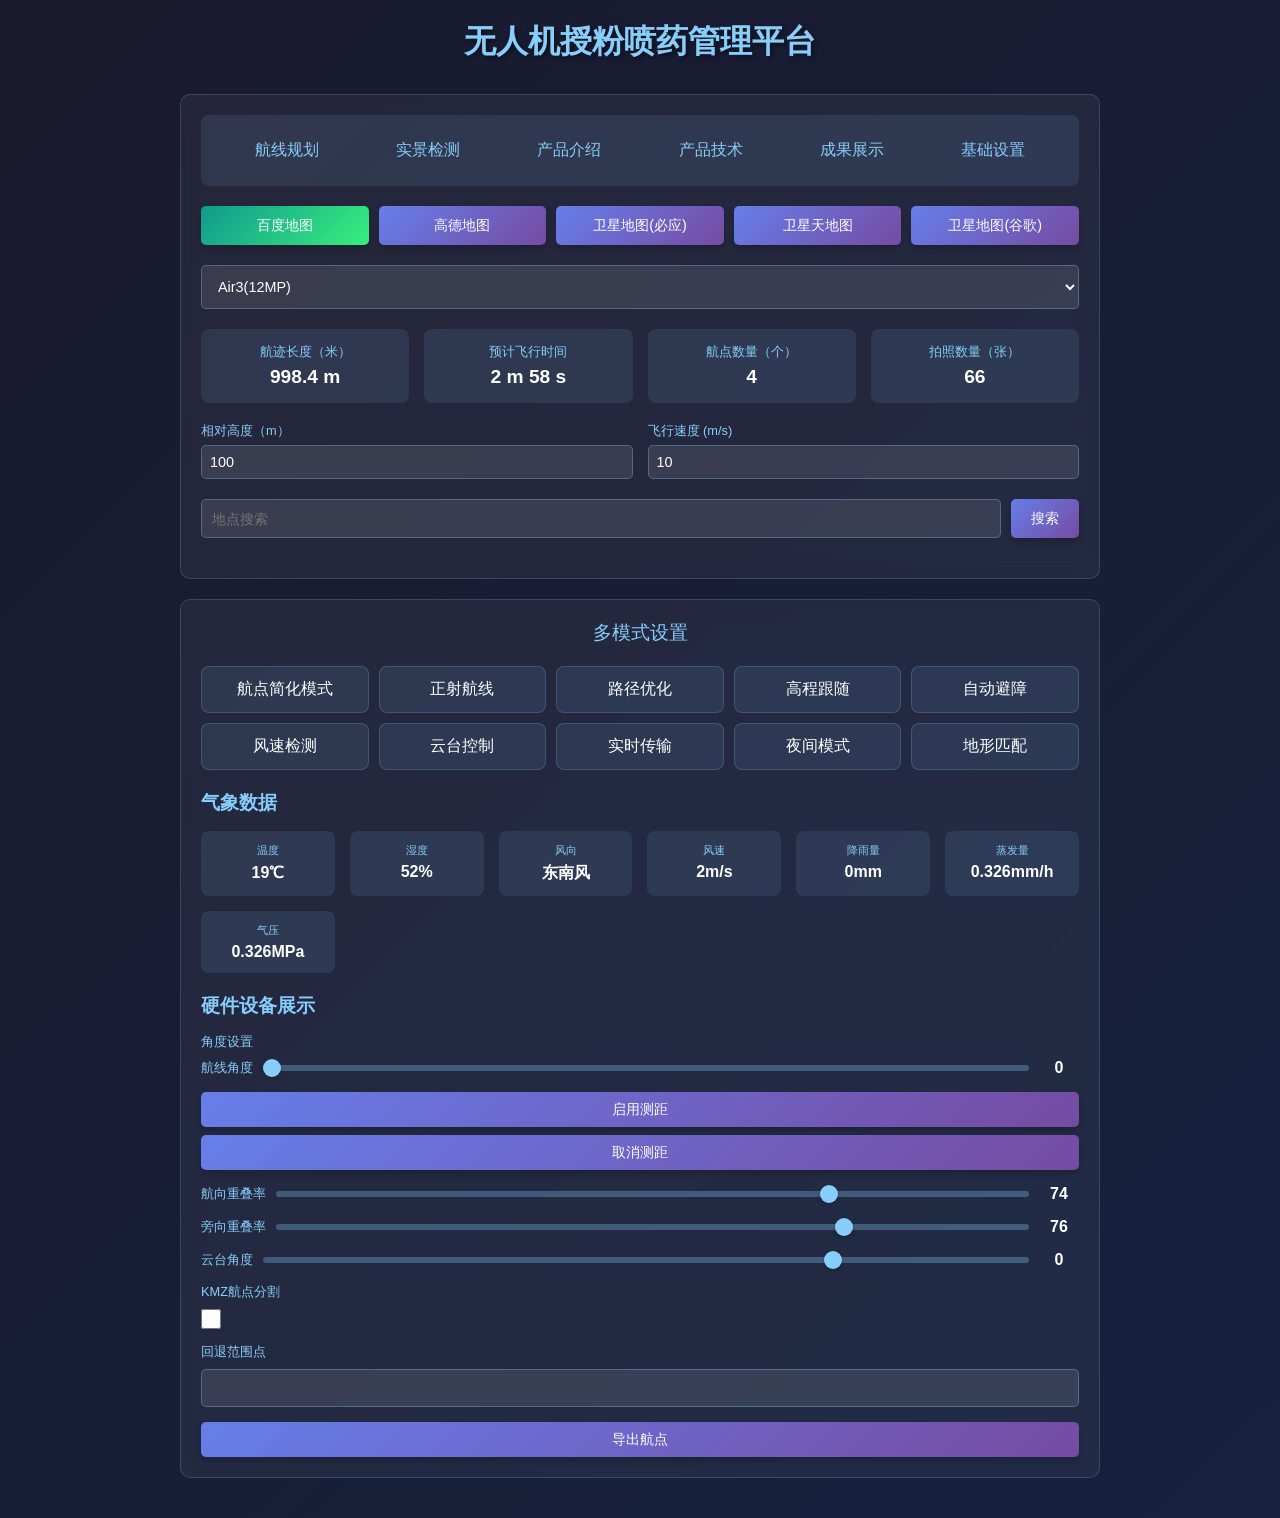
<file: index.html>
<!DOCTYPE html>
<html lang="zh-CN">
<head>
    <meta charset="UTF-8">
    <meta name="viewport" content="width=device-width, initial-scale=1.0">
    <title>无人机授粉喷药管理平台</title>
    <link rel="stylesheet" href="CSS/new_index.css">
</head>
<body>
    <div class="centerBox">
        <div class="boxFont">无人机授粉喷药管理平台</div>
        
        <div class="centerMainBox1">
            <nav>
                <ul>
                    <li>航线规划</li>
                    <li>实景检测</li>
                    <li>产品介绍</li>
                    <li>产品技术</li>
                    <li>成果展示</li>
                    <li>基础设置</li>
                </ul>
            </nav>
            
            <div class="map-selector">
                <button class="selected">百度地图</button>
                <button>高德地图</button>
                <button>卫星地图(必应)</button>
                <button>卫星天地图</button>
                <button>卫星地图(谷歌)</button>
            </div>
            
            <div class="hardware-selector">
                <select>
                    <option>Air3(12MP)</option>
                    <option>Air3(48MP)中长焦</option>
                    <option>站点 3</option>
                    <option>Air3S(12MP)</option>
                    <option>Air3S(50MP)</option>
                    <option>Mavic3Pro(20MP)</option>
                    <option>Mini4Pro(12MP)</option>
                    <option>Mini4Pro(48MP)</option>
                    <option>Mavic 3E</option>
                    <option>Matrice 4E</option>
                    <option>Mavic3E长焦(12MP)</option>
                    <option>Air2(12MP)</option>
                </select>
            </div>
            
            <div class="route-info">
                <div class="info-item">
                    <label>航迹长度（米）</label>
                    <span>998.4 m</span>
                </div>
                <div class="info-item">
                    <label>预计飞行时间</label>
                    <span>2 m 58 s</span>
                </div>
                <div class="info-item">
                    <label>航点数量（个）</label>
                    <span>4</span>
                </div>
                <div class="info-item">
                    <label>拍照数量（张）</label>
                    <span>66</span>
                </div>
            </div>
            
            <div class="flight-params">
                <div class="param-item">
                    <label>相对高度（m）</label>
                    <input type="number" value="100">
                </div>
                <div class="param-item">
                    <label>飞行速度 (m/s)</label>
                    <input type="number" value="10">
                </div>
            </div>
            
            <div class="search-section">
                <input type="text" placeholder="地点搜索">
                <button>搜索</button>
            </div>
        </div>
        
        <div class="centerMainBox2">
            <div class="first_border"></div>
            <div class="boxTitle2">多模式设置</div>
            
            <div class="options-grid">
                <div class="option-item" onclick="toggleOption(event)">航点简化模式</div>
                <div class="option-item" onclick="toggleOption(event)">正射航线</div>
                <div class="option-item" onclick="toggleOption(event)">路径优化</div>
                <div class="option-item" onclick="toggleOption(event)">高程跟随</div>
                <div class="option-item" onclick="toggleOption(event)">自动避障</div>
                <div class="option-item" onclick="toggleOption(event)">风速检测</div>
                <div class="option-item" onclick="toggleOption(event)">云台控制</div>
                <div class="option-item" onclick="toggleOption(event)">实时传输</div>
                <div class="option-item" onclick="toggleOption(event)">夜间模式</div>
                <div class="option-item" onclick="toggleOption(event)">地形匹配</div>
            </div>
            
            <div class="weather-data">
                <h3>气象数据</h3>
                <div class="weather-grid">
                    <div class="weather-item">
                        <label>温度</label>
                        <span>19℃</span>
                    </div>
                    <div class="weather-item">
                        <label>湿度</label>
                        <span>52%</span>
                    </div>
                    <div class="weather-item">
                        <label>风向</label>
                        <span>东南风</span>
                    </div>
                    <div class="weather-item">
                        <label>风速</label>
                        <span>2m/s</span>
                    </div>
                    <div class="weather-item">
                        <label>降雨量</label>
                        <span>0mm</span>
                    </div>
                    <div class="weather-item">
                        <label>蒸发量</label>
                        <span>0.326mm/h</span>
                    </div>
                    <div class="weather-item">
                        <label>气压</label>
                        <span>0.326MPa</span>
                    </div>
                </div>
            </div>
            
            <div class="hardware-display">
                <h3>硬件设备展示</h3>
                <div class="device-controls">
                    <div class="control-group">
                        <label>角度设置</label>
                        <div class="slider-container">
                            <label>航线角度</label>
                            <input type="range" min="0" max="360" value="0" class="slider">
                            <span class="slider-value">0</span>
                        </div>
                    </div>
                    <div class="control-group">
                        <button id="enable-measure">启用测距</button>
                        <button id="cancel-measure">取消测距</button>
                    </div>
                    <div class="control-group">
                        <div class="slider-container">
                            <label>航向重叠率</label>
                            <input type="range" min="0" max="100" value="74" class="slider">
                            <span class="slider-value">74</span>
                        </div>
                    </div>
                    <div class="control-group">
                        <div class="slider-container">
                            <label>旁向重叠率</label>
                            <input type="range" min="0" max="100" value="76" class="slider">
                            <span class="slider-value">76</span>
                        </div>
                    </div>
                    <div class="control-group">
                        <div class="slider-container">
                            <label>云台角度</label>
                            <input type="range" min="-90" max="30" value="0" class="slider">
                            <span class="slider-value">0</span>
                        </div>
                    </div>
                    <div class="control-group">
                        <label>KMZ航点分割</label>
                        <input type="checkbox">
                    </div>
                    <div class="control-group">
                        <label>回退范围点</label>
                        <input type="number">
                    </div>
                    <div class="control-group">
                        <button>导出航点</button>
                    </div>
                </div>
            </div>
        </div>
    </div>

    <script>
        document.addEventListener("DOMContentLoaded", function () {
            const sliders = document.querySelectorAll(".slider-container input[type='range']");
            sliders.forEach(slider => {
                const valueDisplay = slider.nextElementSibling;
                slider.addEventListener("input", function () {
                    valueDisplay.textContent = slider.value;
                });
            });
        });

        function toggleOption(event) {
            event.target.classList.toggle('selected');
        }
    </script>
</body>
</html>
</file>
<file: CSS/new_index.css>
/* 基础样式 */
* {
    margin: 0;
    padding: 0;
    box-sizing: border-box;
}

body {
    font-family: 'Microsoft YaHei', Arial, sans-serif;
    background: linear-gradient(135deg, #1a1a2e 0%, #16213e 100%);
    color: #ffffff;
    min-height: 100vh;
    overflow-x: hidden;
}

.centerBox {
    width: 75%;
    margin: 0 auto;
    padding: 20px;
}

.boxFont {
    font-size: 2rem;
    text-align: center;
    margin-bottom: 30px;
    color: #87CEFA;
    font-weight: bold;
    text-shadow: 2px 2px 4px rgba(0, 0, 0, 0.5);
}

.centerMainBox1,
.centerMainBox2 {
    background: rgba(255, 255, 255, 0.05);
    border-radius: 10px;
    padding: 20px;
    margin-bottom: 20px;
    backdrop-filter: blur(10px);
    border: 1px solid rgba(135, 206, 250, 0.2);
}

.centerMainBox1 {
    height: 60.5%;
}

.centerMainBox2 {
    height: 38%;
    position: relative;
}

/* 导航栏样式 */
nav ul {
    list-style: none;
    display: flex;
    justify-content: space-around;
    background: rgba(135, 206, 250, 0.1);
    padding: 15px;
    border-radius: 8px;
    margin-bottom: 20px;
}

nav ul li {
    cursor: pointer;
    padding: 10px 20px;
    border-radius: 5px;
    transition: all 0.3s ease;
    color: #87CEFA;
}

nav ul li:hover,
nav ul li.selected {
    background: rgba(135, 206, 250, 0.3);
    transform: translateY(-2px);
}

/* 按钮和选择器样式 */
button,
input[type="button"],
input[type="submit"] {
    background: linear-gradient(135deg, #667eea 0%, #764ba2 100%);
    color: white;
    border: none;
    padding: 10px 20px;
    border-radius: 5px;
    cursor: pointer;
    font-size: 0.9rem;
    transition: all 0.3s ease;
    box-shadow: 0 4px 6px rgba(0, 0, 0, 0.2);
}

button:hover,
input[type="button"]:hover,
input[type="submit"]:hover {
    transform: translateY(-2px);
    box-shadow: 0 6px 8px rgba(0, 0, 0, 0.3);
}

button:active {
    transform: translateY(0);
}

select {
    background: rgba(255, 255, 255, 0.1);
    color: white;
    border: 1px solid rgba(135, 206, 250, 0.3);
    padding: 10px;
    border-radius: 5px;
    font-size: 0.9rem;
    cursor: pointer;
}

select option {
    background: #16213e;
    color: white;
}

input[type="text"],
input[type="number"] {
    background: rgba(255, 255, 255, 0.1);
    color: white;
    border: 1px solid rgba(135, 206, 250, 0.3);
    padding: 10px;
    border-radius: 5px;
    font-size: 0.9rem;
}

input[type="text"]:focus,
input[type="number"]:focus {
    outline: none;
    border-color: #87CEFA;
    box-shadow: 0 0 10px rgba(135, 206, 250, 0.2);
}

/* 地图选择器 */
.map-selector {
    display: flex;
    gap: 10px;
    margin-bottom: 20px;
    flex-wrap: wrap;
}

.map-selector button {
    flex: 1;
    min-width: 120px;
}

.map-selector button.selected {
    background: linear-gradient(135deg, #11998e 0%, #38ef7d 100%);
}

/* 硬件设备选择器 */
.hardware-selector {
    margin-bottom: 20px;
}

.hardware-selector select {
    width: 100%;
    padding: 12px;
}

/* 航线信息 */
.route-info {
    display: grid;
    grid-template-columns: repeat(auto-fit, minmax(200px, 1fr));
    gap: 15px;
    margin-bottom: 20px;
}

.info-item {
    background: rgba(135, 206, 250, 0.1);
    padding: 15px;
    border-radius: 8px;
    text-align: center;
}

.info-item label {
    display: block;
    margin-bottom: 5px;
    color: #87CEFA;
    font-size: 0.8rem;
}

.info-item span {
    font-size: 1.2rem;
    font-weight: bold;
    color: #fff;
}

/* 飞行参数设置 */
.flight-params {
    display: grid;
    grid-template-columns: repeat(auto-fit, minmax(200px, 1fr));
    gap: 15px;
    margin-bottom: 20px;
}

.param-item {
    display: flex;
    flex-direction: column;
}

.param-item label {
    margin-bottom: 5px;
    color: #87CEFA;
    font-size: 0.8rem;
}

.param-item input {
    padding: 8px;
}

/* 搜索区域 */
.search-section {
    display: flex;
    gap: 10px;
    margin-bottom: 20px;
}

.search-section input {
    flex: 1;
}

/* 功能选项网格 */
.options-grid {
    display: grid;
    grid-template-columns: repeat(auto-fit, minmax(150px, 1fr));
    gap: 10px;
    margin: 20px 0;
}

.option-item {
    background: rgba(135, 206, 250, 0.1);
    padding: 12px;
    border-radius: 8px;
    text-align: center;
    cursor: pointer;
    transition: all 0.3s ease;
    border: 1px solid rgba(135, 206, 250, 0.2);
}

.option-item:hover {
    background: rgba(135, 206, 250, 0.2);
    transform: translateY(-2px);
}

.option-item.selected {
    background: linear-gradient(135deg, #667eea 0%, #764ba2 100%);
    border-color: #87CEFA;
}

/* 气象数据 */
.weather-data {
    margin: 20px 0;
}

.weather-data h3 {
    color: #87CEFA;
    margin-bottom: 15px;
    font-size: 1.2rem;
}

.weather-grid {
    display: grid;
    grid-template-columns: repeat(auto-fit, minmax(120px, 1fr));
    gap: 15px;
}

.weather-item {
    background: rgba(135, 206, 250, 0.1);
    padding: 12px;
    border-radius: 8px;
    text-align: center;
}

.weather-item label {
    display: block;
    margin-bottom: 5px;
    color: #87CEFA;
    font-size: 0.7rem;
}

.weather-item span {
    font-size: 1rem;
    font-weight: bold;
    color: #fff;
}

/* 硬件设备展示 */
.hardware-display {
    margin-top: 20px;
}

.hardware-display h3 {
    color: #87CEFA;
    margin-bottom: 15px;
    font-size: 1.2rem;
}

.device-controls {
    display: flex;
    flex-direction: column;
    gap: 15px;
}

.control-group {
    display: flex;
    flex-direction: column;
    gap: 8px;
}

.control-group label {
    color: #87CEFA;
    font-size: 0.8rem;
}

.slider-container {
    display: flex;
    align-items: center;
    gap: 10px;
}

.slider-container input[type="range"] {
    flex: 1;
    height: 6px;
    background: rgba(135, 206, 250, 0.3);
    border-radius: 3px;
    -webkit-appearance: none;
}

.slider-container input[type="range"]::-webkit-slider-thumb {
    -webkit-appearance: none;
    width: 18px;
    height: 18px;
    background: #87CEFA;
    border-radius: 50%;
    cursor: pointer;
    box-shadow: 0 2px 4px rgba(0, 0, 0, 0.2);
}

.slider-container span {
    min-width: 40px;
    text-align: center;
    color: #fff;
    font-weight: bold;
}

.control-group button {
    width: auto;
    padding: 8px 16px;
}

.control-group input[type="checkbox"] {
    width: 20px;
    height: 20px;
    cursor: pointer;
}

/* 标题样式 */
.boxTitle2 {
    font-size: 1.2rem;
    color: #87CEFA;
    margin-bottom: 15px;
    text-align: center;
}

/* 响应式设计 */
@media (max-width: 768px) {
    .centerBox {
        width: 95%;
    }
    
    .boxFont {
        font-size: 1.5rem;
    }
    
    nav ul {
        flex-direction: column;
    }
    
    .map-selector button {
        flex: 1 1 40%;
    }
    
    .route-info,
    .flight-params,
    .weather-grid {
        grid-template-columns: 1fr;
    }
    
    .options-grid {
        grid-template-columns: repeat(2, 1fr);
    }
}

/* 动画效果 */
@keyframes fadeIn {
    from {
        opacity: 0;
        transform: translateY(10px);
    }
    to {
        opacity: 1;
        transform: translateY(0);
    }
}

.centerMainBox1,
.centerMainBox2 {
    animation: fadeIn 0.5s ease-out;
}

/* 进度条样式 */
.progress {
    position: relative;
    margin: 20px 0;
}

.progress-bar {
    width: 100%;
    height: 20px;
    background: rgba(255, 255, 255, 0.1);
    border-radius: 10px;
    overflow: hidden;
}

.progress-fill {
    height: 100%;
    background: linear-gradient(90deg, #667eea 0%, #764ba2 100%);
    border-radius: 10px;
    transition: width 0.3s ease;
}

/* 返回图标 */
.navLeft {
    position: absolute;
    top: 20px;
    left: 20px;
    cursor: pointer;
    z-index: 999;
}

.navLeft img {
    width: 30px;
    height: 30px;
}

/* 内容列表 */
.content1 {
    list-style: none;
    padding: 10px;
}

.content1 li {
    padding: 10px;
    margin-bottom: 5px;
    background: rgba(135, 206, 250, 0.1);
    border-radius: 5px;
    cursor: pointer;
    transition: all 0.3s ease;
}

.content1 li:hover {
    background: rgba(135, 206, 250, 0.2);
}

/* 基础盒子 */
.baseBox {
    background: rgba(255, 255, 255, 0.05);
    border-radius: 8px;
    padding: 15px;
    margin-bottom: 15px;
}

.baseBoxLeft {
    float: left;
    width: 30%;
}

.baseBoxRight {
    float: right;
    width: 68%;
}

.clearfix::after {
    content: "";
    display: table;
    clear: both;
}
</file>
